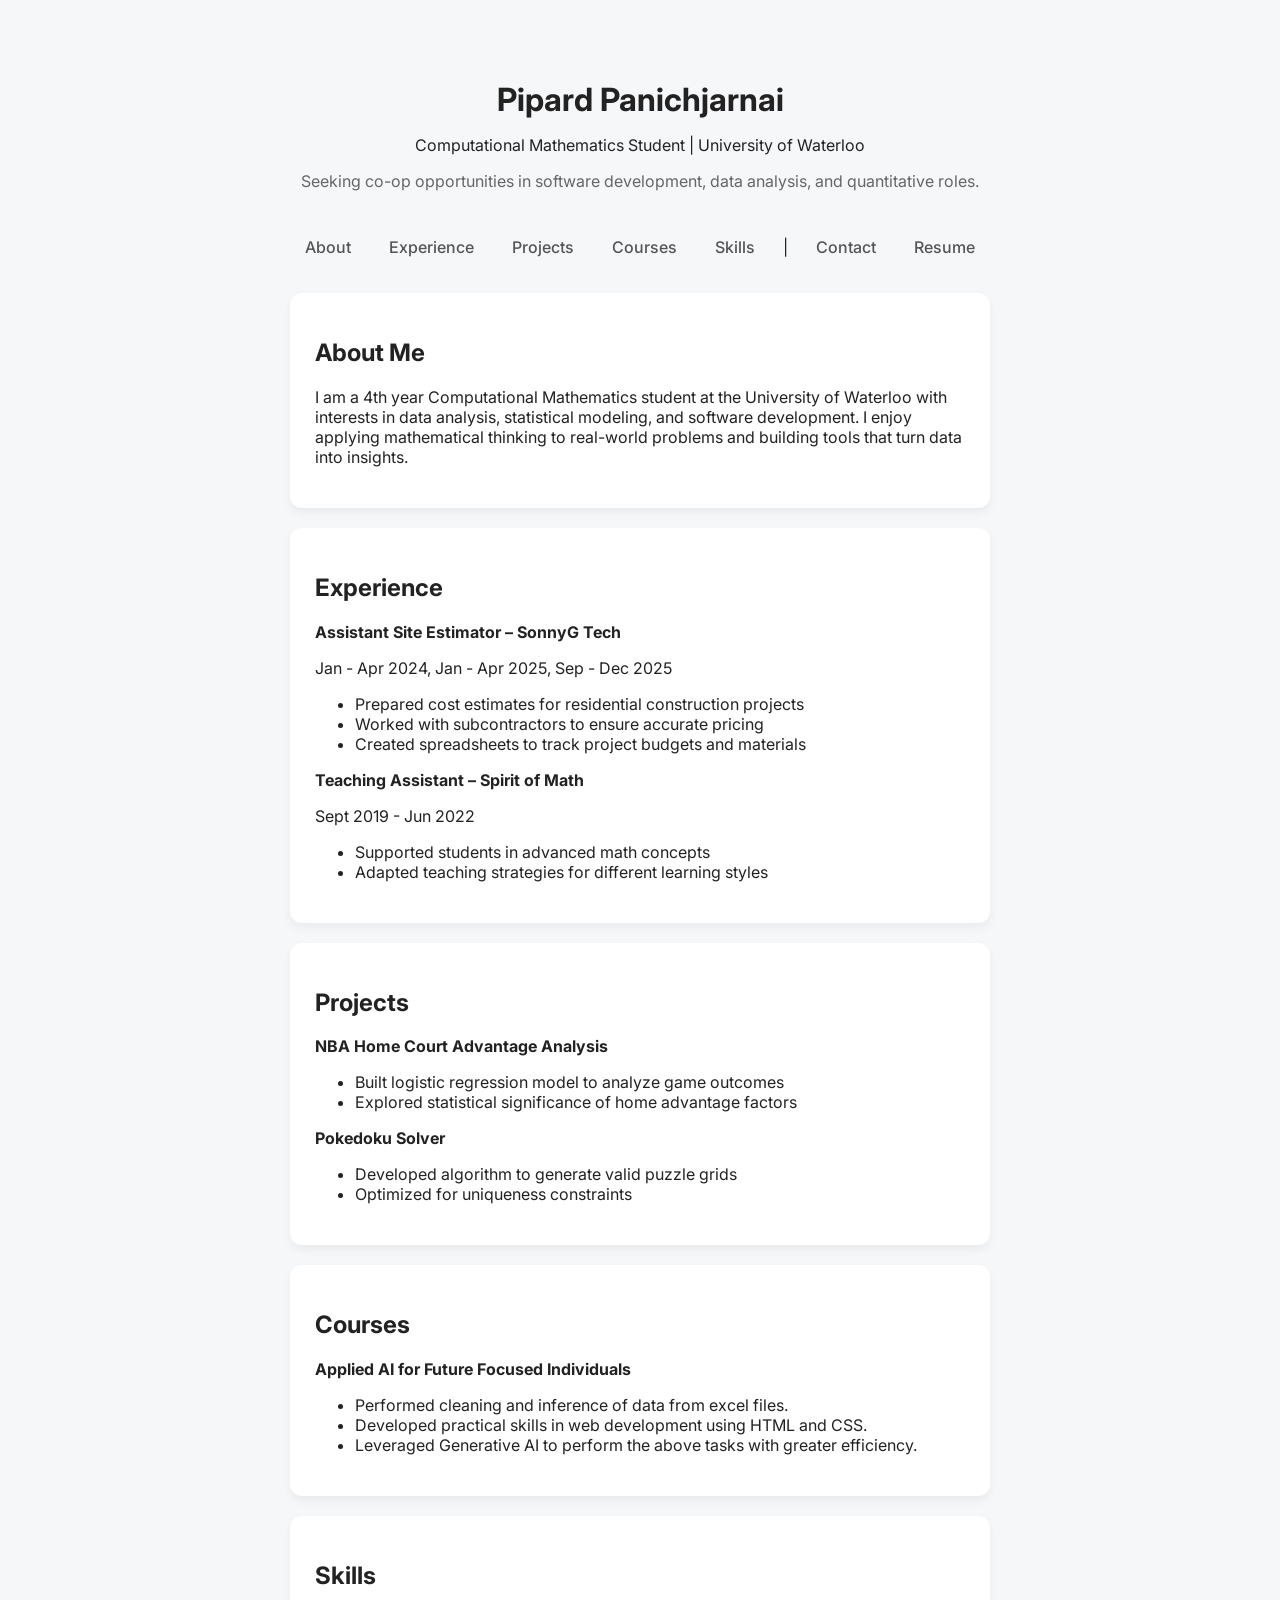
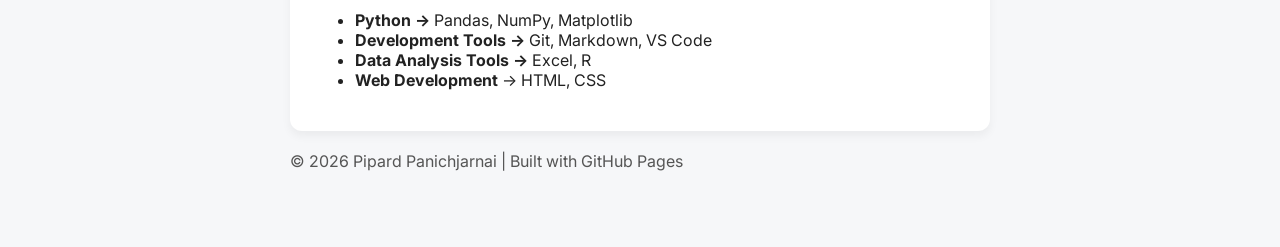
<file: index.html>
<!doctype html>
<html lang="en">
  <head>
    <meta charset="UTF-8" />
    <meta name="viewport" content="width=device-width, initial-scale=1.0" />

    <title>Pipard Panichjarnai | Computational Mathematics Student</title>

    <meta
      name="description"
      content="Computational Mathematics student at the University of Waterloo seeking co-op opportunities in software, data analysis, and quantitative roles."
    />

    <link rel="stylesheet" href="https://fonts.googleapis.com/css?family=Inter">
    <link rel="stylesheet" href="style.css">

  </head>

  <body>

    <div class="container">

      <header>
        <h1>Pipard Panichjarnai</h1>
        <p class="tagline">
          Computational Mathematics Student | University of Waterloo
        </p>
        <p class="subtitle">
          Seeking co-op opportunities in software development, data analysis,
          and quantitative roles.
        </p>
      </header>

      <div class="nav">
        <a href="#about">About</a>
        <a href="#experience">Experience</a>
        <a href="#projects">Projects</a>
        <a href="#courses">Courses</a>
        <a href="#skills">Skills</a>
        <span>|</span>
        <a href="contact.html">Contact</a>
        <a href="https://docs.google.com/document/d/1WsnBZPn01o8PlfydeHqrPOsiD_IqjnIqppVKo4gT5wg/edit?usp=sharing" target="_blank">Resume</a>
      </div>

      <section id="about" class="card">
        <h2>About Me</h2>
        <p>
          I am a 4th year Computational Mathematics student at the University of Waterloo
          with interests in data analysis, statistical modeling, and software
          development. I enjoy applying mathematical thinking to real-world
          problems and building tools that turn data into insights.
        </p>
      </section>

      <section id="experience" class="card">
        <h2>Experience</h2>

        <p><strong>Assistant Site Estimator – SonnyG Tech</strong></p>
        <p>Jan - Apr 2024, Jan - Apr 2025, Sep - Dec 2025<p>
        <ul>
          <li>Prepared cost estimates for residential construction projects</li>
          <li>Worked with subcontractors to ensure accurate pricing</li>
          <li>Created spreadsheets to track project budgets and materials</li>
        </ul>

        <p><strong>Teaching Assistant – Spirit of Math</strong></p>
        <p>Sept 2019 - Jun 2022<p>
        <ul>
          <li>Supported students in advanced math concepts</li>
          <li>Adapted teaching strategies for different learning styles</li>
        </ul>
      </section>

      <section id="projects" class="card">
        <h2>Projects</h2>

        <p><strong>NBA Home Court Advantage Analysis</strong></p>
        <ul>
          <li>Built logistic regression model to analyze game outcomes</li>
          <li>Explored statistical significance of home advantage factors</li>
        </ul>

        <p><strong>Pokedoku Solver</strong></p>
        <ul>
          <li>Developed algorithm to generate valid puzzle grids</li>
          <li>Optimized for uniqueness constraints</li>
        </ul>
      </section>

      <section id="courses", class="card">
        <h2>Courses</h2>

        <p><strong>Applied AI for Future Focused Individuals</strong></p>
        <ul>
          <li>Performed cleaning and inference of data from excel files.</li>
          <li>Developed practical skills in web development using HTML and CSS.</li>
          <li>Leveraged Generative AI to perform the above tasks with greater efficiency.</li> 
        </ul>
      </section>

      <section id="skills" class="card">
        <h2>Skills</h2>
        <ul>
          <li><strong>Python → </strong>Pandas, NumPy, Matplotlib</li>
          <li><strong>Development Tools → </strong> Git, Markdown, VS Code</li>
          <li><strong>Data Analysis Tools → </strong> Excel, R</li>
          <li><strong>Web Development</strong> → HTML, CSS</lili>
        </ul>
      </section>

      <footer>
        <p>© 2026 Pipard Panichjarnai | Built with GitHub Pages</p>
      </footer>

    </div>
  
  </body>

</html>
</file>
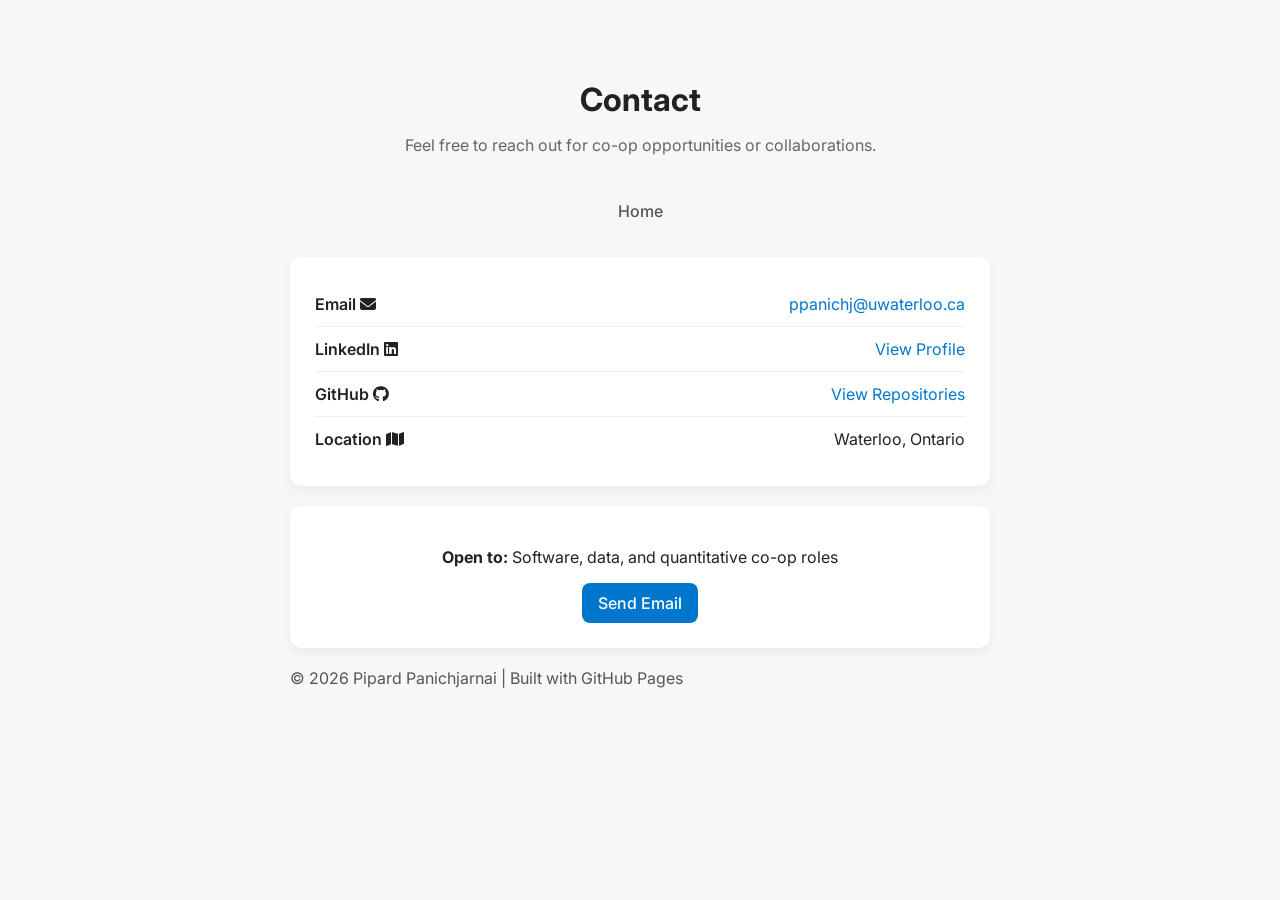
<file: contact.html>
<!DOCTYPE html>
<html lang="en">

<head>
    <meta charset="UTF-8">
    <meta name="viewport" content="width=device-width, initial-scale=1.0">
    <title>Contact | Your Name</title>

    <link rel="stylesheet" href="https://cdnjs.cloudflare.com/ajax/libs/font-awesome/6.5.0/css/all.min.css">
    <link rel="stylesheet" href="https://fonts.googleapis.com/css?family=Inter">
    <link rel="stylesheet" href="style.css">

</head>

<body>

<div class="container">

    <!-- Header -->
    <h1>Contact</h1>
    <p class="subtitle">Feel free to reach out for co-op opportunities or collaborations.</p>

    <!-- Navigation -->
    <div class="nav">
        <a href="index.html">Home</a>
    </div>

    <!-- Contact Card -->
    <div class="card">

        <div class="row">
            <span class="label">Email <i class="fa-solid fa-envelope"></i></span>
            <a href="mailto:ppanichj@uwaterloo.ca">ppanichj@uwaterloo.ca</a>
        </div>

        <div class="row">
            <span class="label">LinkedIn <i class="fa-brands fa-linkedin"></i></span>
            <a href="https://linkedin.com/in/pipard" target="_blank">View Profile</a>
        </div>

        <div class="row">
            <span class="label">GitHub <i class="fa-brands fa-github"></i> </span>
            <a href="https://github.com/SunAirBison" target="_blank">View Repositories</a>
        </div>

        <div class="row">
            <span class="label">Location <i class="fa-solid fa-map"></i></span>
            <span>Waterloo, Ontario</span>
        </div>

    </div>

    <div class="card center">
        <p><strong>Open to:</strong> Software, data, and quantitative co-op roles</p>
        <a class="button" href="mailto:your.email@gmail.com">Send Email</a>
    </div>

    <footer>
        <p>© 2026 Pipard Panichjarnai | Built with GitHub Pages</p>
    </footer>

</div>

</body>
</html>
</file>
<file: style.css>
body {
    font-family: "Inter", sans-serif;
    margin: 0;
    background: #f6f7f9;
    color: #222;
}

.container {
    max-width: 700px;
    margin: 0 auto;
    padding: 60px 20px;
}

h1 {
    text-align: center;
    margin: 0;
    padding-top: 20px;
}

header {
    text-align: center;
    margin-bottom: 20px;
}

.subtitle {
    text-align: center;
    color: #666;
    margin-bottom: 40px;
}

.links {
    display: flex;
    justify-content: center;
    align-items: center;
    gap: 18px;
    flex-wrap: wrap;
}


.nav {
    display: flex;
    justify-content: center;
    align-items: center;
    gap: 18px;
    margin-bottom: 30px;
    flex-wrap: wrap;
}

.nav a, .links a {
    color: #555;
    text-decoration: none;
    font-weight: 500;
    padding: 6px 10px;
    border-radius: 6px;
    transition: 0.2s ease;
}

.nav a:hover, .links a:hover {
    color: #0077cc;
    background: rgba(0, 119, 204, 0.08);
}

.card {
    background: white;
    padding: 25px;
    border-radius: 12px;
    box-shadow: 0 5px 10px rgba(0, 0, 0, 0.05);
    margin-bottom: 20px;
}

.row {
    display: flex;
    justify-content: space-between;
    padding: 12px 0;
    border-bottom: 1px solid #eee;
}

.row:last-child {
    border-bottom: none;
}

.label {
    font-weight: 600;
}

a {
    color: #0077cc;
    text-decoration: none;
}

a:hover {
    text-decoration: underline;
}

.button {
    display: inline-block;
    padding: 10px 16px;
    background: #0077cc;
    color: white;
    border-radius: 8px;
    text-decoration: none;
    font-weight: 500;
}

.button:hover {
    background: #005fa3;
}

.center {
    text-align: center;
}

footer {
    color: #555;
}
</file>
